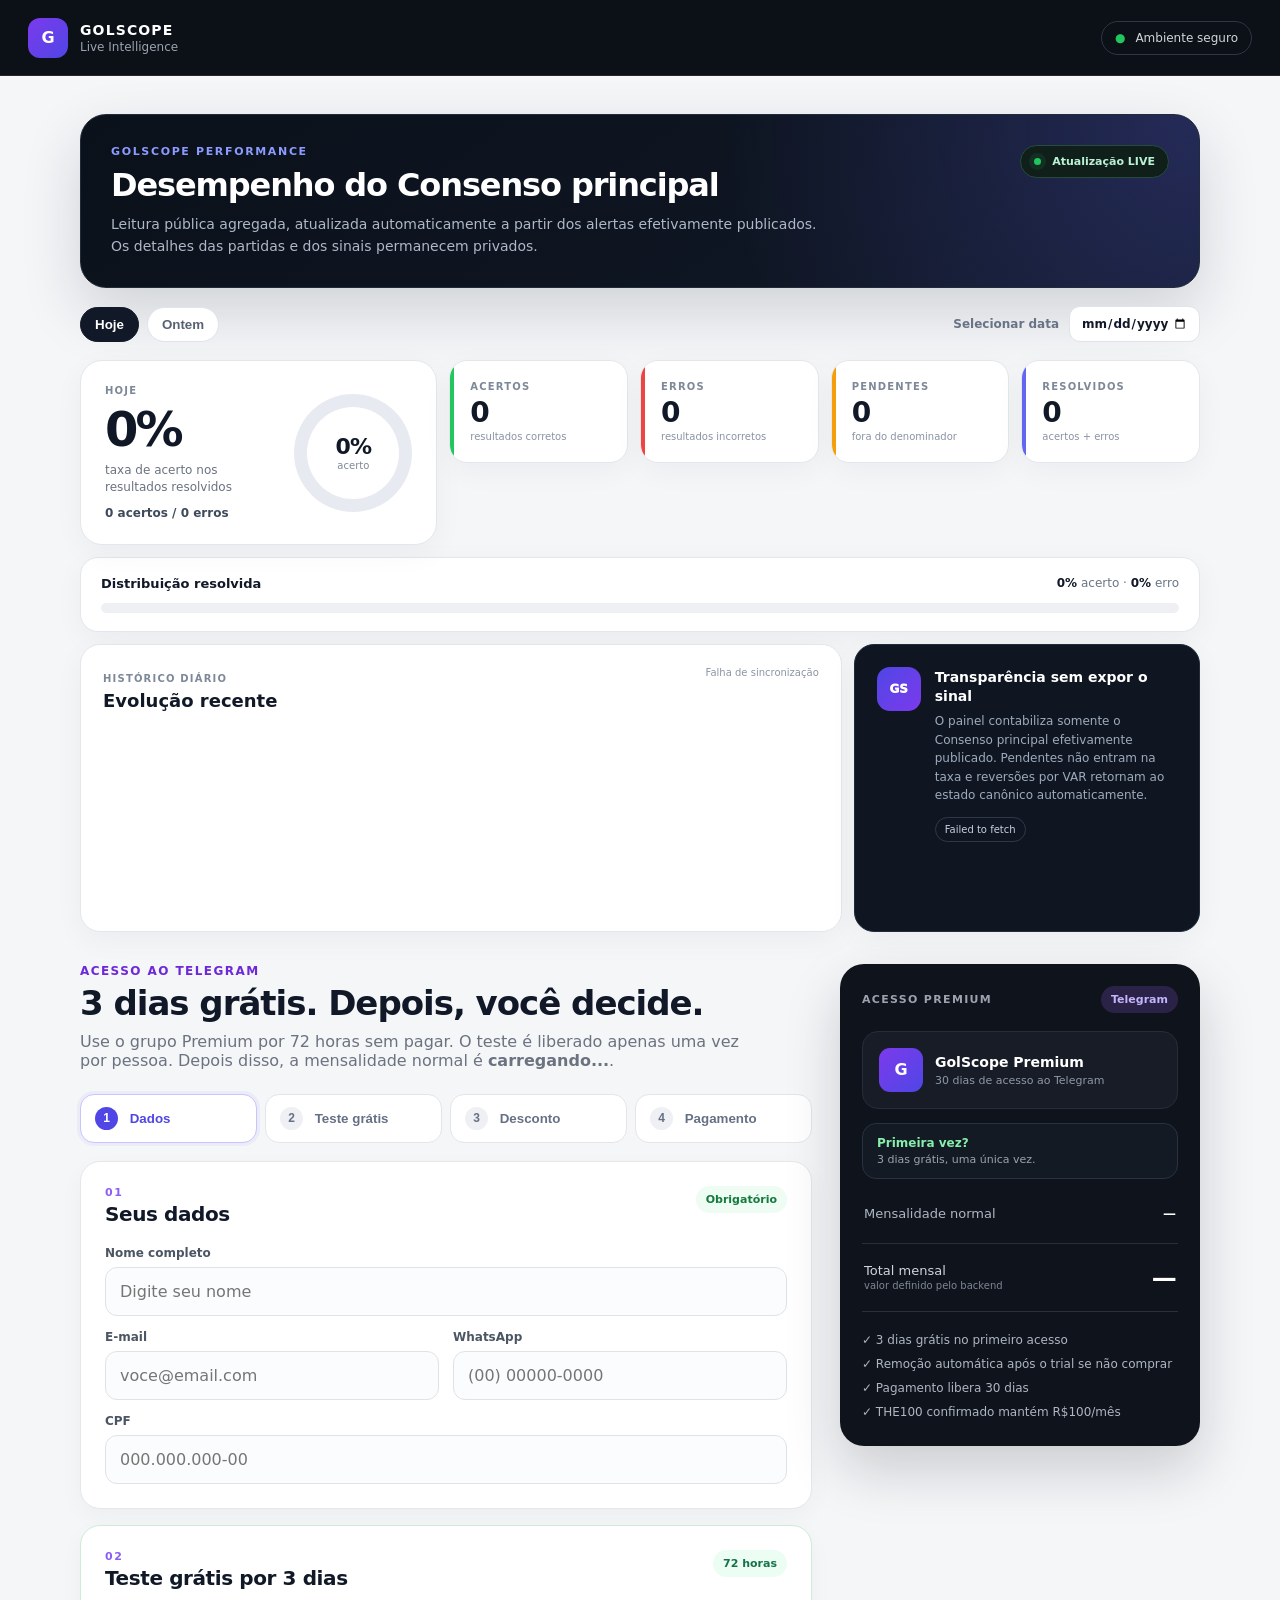
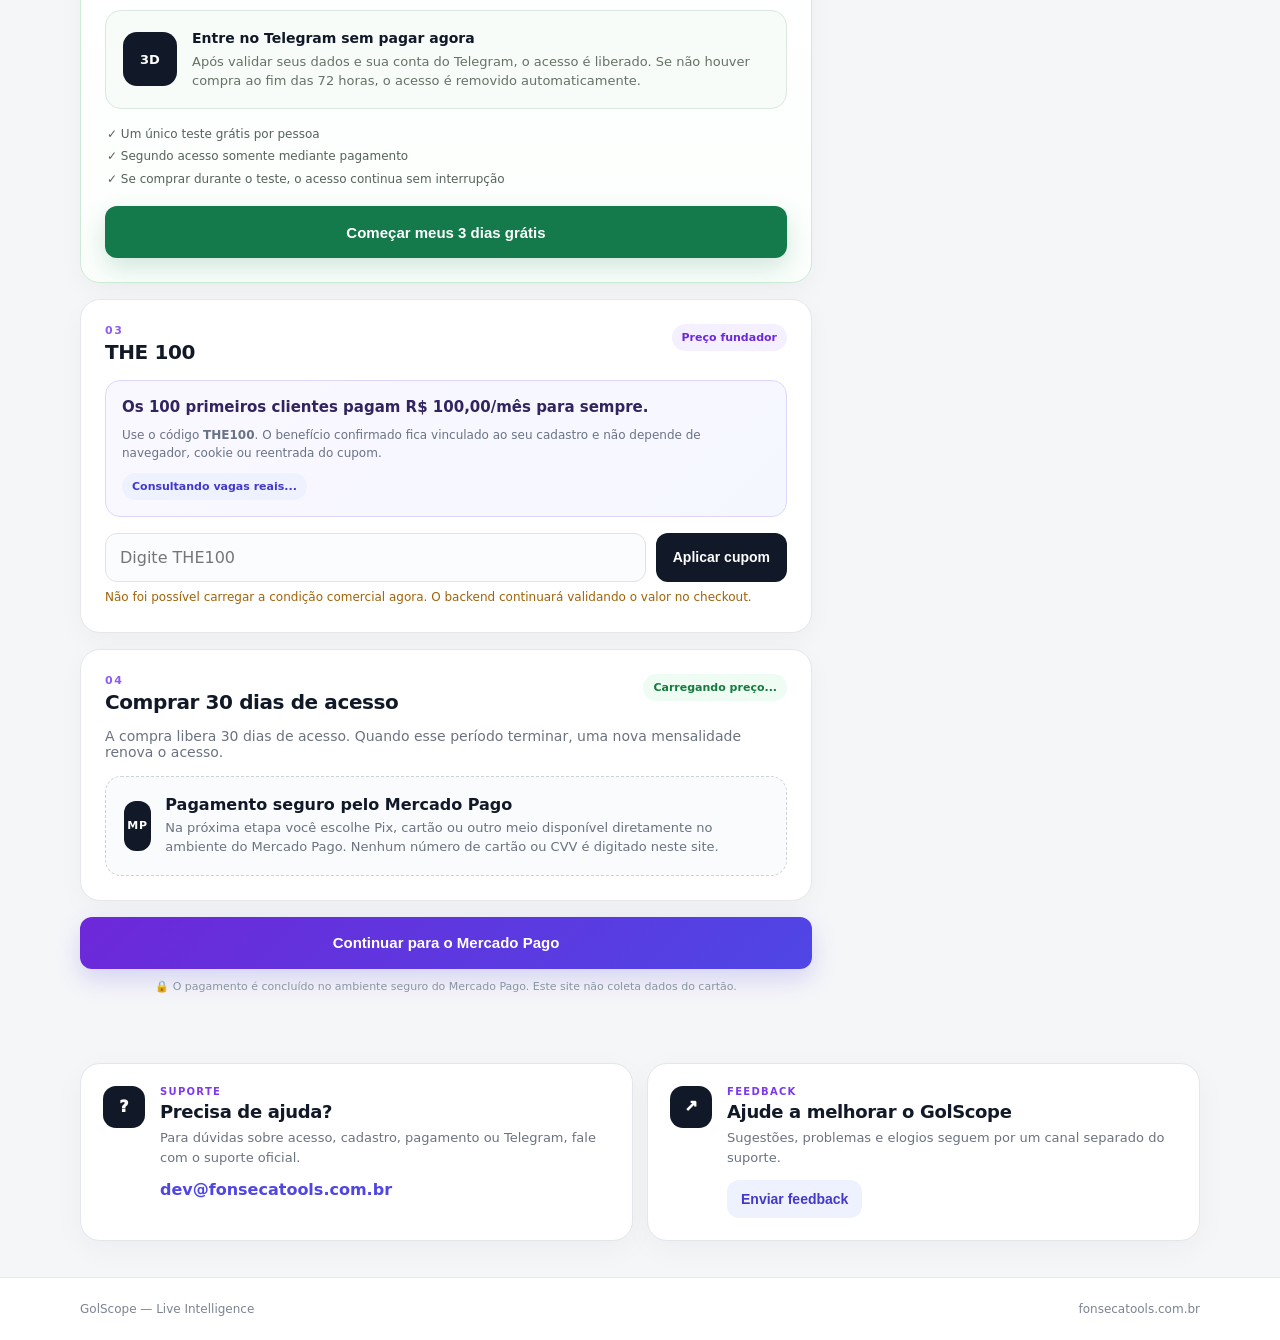
<file: site/index.html>
<!doctype html>
<html lang="pt-BR">
<head>
  <meta charset="utf-8" />
  <meta name="viewport" content="width=device-width, initial-scale=1" />
  <meta name="theme-color" content="#0b0d12" />
  <meta name="referrer" content="no-referrer" />
  <!-- GitHub Pages cannot emit custom X-Frame-Options/frame-ancestors headers.
       Keep the document non-renderable until the same-window guard proves it is top-level. -->
  <style id="golscopeFrameGuard">html{visibility:hidden!important}</style>
  <script src="frame-guard.js"></script>
  <meta http-equiv="Content-Security-Policy" content="default-src 'self'; connect-src 'self' https://golscope-api-production.up.railway.app; img-src 'self' data:; style-src 'self' 'unsafe-inline'; script-src 'self'; object-src 'none'; base-uri 'none'; upgrade-insecure-requests">
  <title>GolScope | Inteligência LIVE em futebol</title>
  <meta name="description" content="GolScope é uma plataforma de sports analytics para leitura de desempenho do Consenso principal em partidas LIVE." />
  <meta name="robots" content="index,follow" />
  <link rel="canonical" href="https://fonsecatools.com.br/" />
  <meta property="og:title" content="GolScope | Inteligência LIVE em futebol" />
  <meta property="og:description" content="Desempenho agregado e atualizado automaticamente do Consenso principal GolScope." />
  <meta property="og:type" content="website" />
  <meta property="og:url" content="https://fonsecatools.com.br/" />
  <link rel="stylesheet" href="styles.css" />
  <link rel="stylesheet" href="trial.css" />
  <link rel="stylesheet" href="performance.css" />
  <link rel="stylesheet" href="commercial.css" />
</head>
<body>
  <header class="topbar">
    <div class="brand-wrap">
      <div class="brand-mark">G</div>
      <div>
        <div class="brand">GOLSCOPE</div>
        <div class="brand-sub">Live Intelligence</div>
      </div>
    </div>
    <div class="secure-chip"><span class="lock">●</span> Ambiente seguro</div>
  </header>

  <section class="performance-shell" id="desempenho" aria-labelledby="performanceTitle">
    <div class="performance-hero">
      <div>
        <div class="performance-kicker">GOLSCOPE PERFORMANCE</div>
        <h1 id="performanceTitle">Desempenho do Consenso principal</h1>
        <p>Leitura pública agregada, atualizada automaticamente a partir dos alertas efetivamente publicados. Os detalhes das partidas e dos sinais permanecem privados.</p>
      </div>
      <div class="live-badge"><span></span> Atualização LIVE</div>
    </div>

    <div class="performance-toolbar">
      <div class="date-shortcuts" aria-label="Período">
        <button id="perfToday" class="date-chip active" type="button">Hoje</button>
        <button id="perfYesterday" class="date-chip" type="button">Ontem</button>
      </div>
      <label class="date-picker"><span>Selecionar data</span><input id="perfDate" type="date" /></label>
    </div>

    <div class="performance-grid">
      <article class="rate-card">
        <div class="rate-copy">
          <span class="metric-label" id="performanceDateLabel">Hoje</span>
          <strong id="perfHitRate">0%</strong>
          <span>taxa de acerto nos resultados resolvidos</span>
          <small id="perfHeadline">0 acertos / 0 erros</small>
        </div>
        <div id="perfDonut" class="donut" style="--hit-rate:0">
          <div><strong id="perfDonutRate">0%</strong><span>acerto</span></div>
        </div>
      </article>

      <article class="metric-card hit"><span class="metric-label">Acertos</span><strong id="perfHits">0</strong><small>resultados corretos</small></article>
      <article class="metric-card miss"><span class="metric-label">Erros</span><strong id="perfMisses">0</strong><small>resultados incorretos</small></article>
      <article class="metric-card pending"><span class="metric-label">Pendentes</span><strong id="perfPending">0</strong><small>fora do denominador</small></article>
      <article class="metric-card resolved"><span class="metric-label">Resolvidos</span><strong id="perfResolved">0</strong><small>acertos + erros</small></article>
    </div>

    <div class="ratio-card" aria-label="Distribuição entre acertos e erros">
      <div class="ratio-head"><strong>Distribuição resolvida</strong><span><b id="perfHitRateSmall">0%</b> acerto · <b id="perfMissRateSmall">0%</b> erro</span></div>
      <div class="ratio-track"><div id="perfRatioHit" class="ratio-hit" style="width:0%"></div></div>
    </div>

    <div class="history-layout">
      <article class="history-card">
        <div class="history-head"><div><span class="metric-label">Histórico diário</span><h2>Evolução recente</h2></div><span id="perfUpdated" class="update-note">Carregando...</span></div>
        <div id="perfEvolution" class="evolution" aria-live="polite"></div>
      </article>
      <article class="transparency-card">
        <div class="transparency-icon">GS</div>
        <div>
          <strong>Transparência sem expor o sinal</strong>
          <p>O painel contabiliza somente o Consenso principal efetivamente publicado. Pendentes não entram na taxa e reversões por VAR retornam ao estado canônico automaticamente.</p>
          <span id="perfStatus">Sincronizando dados públicos...</span>
        </div>
      </article>
    </div>
  </section>

  <main class="checkout-shell">
    <section class="checkout-main">
      <div class="eyebrow">ACESSO AO TELEGRAM</div>
      <h1>3 dias grátis. Depois, você decide.</h1>
      <p class="lead">Use o grupo Premium por 72 horas sem pagar. O teste é liberado apenas uma vez por pessoa. Depois disso, a mensalidade normal é <strong id="normalPriceInline">carregando...</strong>.</p>

      <nav class="steps" aria-label="Etapas">
        <button class="step active" data-step-target="dados"><span>1</span> Dados</button>
        <button class="step" data-step-target="teste"><span>2</span> Teste grátis</button>
        <button class="step" data-step-target="desconto"><span>3</span> Desconto</button>
        <button class="step" data-step-target="pagamento"><span>4</span> Pagamento</button>
      </nav>

      <section class="panel" id="dados">
        <div class="panel-head">
          <div><div class="panel-kicker">01</div><h2>Seus dados</h2></div>
          <div class="status-dot">Obrigatório</div>
        </div>
        <div class="form-grid">
          <label class="field span-2"><span>Nome completo</span><input id="name" autocomplete="name" placeholder="Digite seu nome" /></label>
          <label class="field"><span>E-mail</span><input id="email" type="email" autocomplete="email" placeholder="voce@email.com" /></label>
          <label class="field"><span>WhatsApp</span><input id="phone" inputmode="tel" autocomplete="tel" placeholder="(00) 00000-0000" /></label>
          <label class="field span-2"><span>CPF</span><input id="cpf" inputmode="numeric" autocomplete="off" placeholder="000.000.000-00" /></label>
        </div>
      </section>

      <section class="panel trial-panel" id="teste">
        <div class="panel-head">
          <div><div class="panel-kicker">02</div><h2>Teste grátis por 3 dias</h2></div>
          <div class="trial-badge">72 horas</div>
        </div>
        <div class="trial-box">
          <div class="trial-icon">3D</div>
          <div>
            <strong>Entre no Telegram sem pagar agora</strong>
            <p>Após validar seus dados e sua conta do Telegram, o acesso é liberado. Se não houver compra ao fim das 72 horas, o acesso é removido automaticamente.</p>
          </div>
        </div>
        <div class="trial-rules">
          <div>✓ Um único teste grátis por pessoa</div>
          <div>✓ Segundo acesso somente mediante pagamento</div>
          <div>✓ Se comprar durante o teste, o acesso continua sem interrupção</div>
        </div>
        <button id="startTrial" class="btn trial full">Começar meus 3 dias grátis</button>
      </section>

      <section class="panel campaign-panel" id="desconto">
        <div class="panel-head">
          <div><div class="panel-kicker">03</div><h2>THE 100</h2></div>
          <div class="coupon-badge">Preço fundador</div>
        </div>
        <div class="founder-offer">
          <strong>Os 100 primeiros clientes pagam <span id="the100PriceInline">R$ 100,00</span>/mês para sempre.</strong>
          <p>Use o código <b>THE100</b>. O benefício confirmado fica vinculado ao seu cadastro e não depende de navegador, cookie ou reentrada do cupom.</p>
          <span id="the100Availability" class="campaign-availability">Consultando vagas reais...</span>
        </div>
        <div class="coupon-row">
          <input id="couponInput" class="coupon-input" placeholder="Digite THE100" autocomplete="off" />
          <button id="applyCoupon" class="btn secondary">Aplicar cupom</button>
        </div>
        <div id="couponFeedback" class="coupon-feedback" aria-live="polite"></div>
        <div id="couponApplied" class="coupon-applied hidden">
          <div><strong id="couponCodeLabel"></strong><span id="couponDescription"></span></div>
          <button id="removeCoupon" class="text-btn">Remover</button>
        </div>
      </section>

      <section class="panel" id="pagamento">
        <div class="panel-head">
          <div><div class="panel-kicker">04</div><h2>Comprar 30 dias de acesso</h2></div>
          <div class="status-dot" id="paymentPriceBadge">Carregando preço...</div>
        </div>
        <p class="panel-copy">A compra libera 30 dias de acesso. Quando esse período terminar, uma nova mensalidade renova o acesso.</p>

        <div class="pix-box payment-provider-box">
          <div class="pix-icon">MP</div>
          <div>
            <strong>Pagamento seguro pelo Mercado Pago</strong>
            <p>Na próxima etapa você escolhe Pix, cartão ou outro meio disponível diretamente no ambiente do Mercado Pago. Nenhum número de cartão ou CVV é digitado neste site.</p>
          </div>
        </div>
      </section>

      <button id="finishPurchase" class="btn primary full">Continuar para o Mercado Pago</button>
      <div class="safety-note">🔒 O pagamento é concluído no ambiente seguro do Mercado Pago. Este site não coleta dados do cartão.</div>
    </section>

    <aside class="summary-card">
      <div class="summary-top"><span class="summary-label">ACESSO PREMIUM</span><span class="plan-pill">Telegram</span></div>
      <div class="product-card">
        <div class="product-icon">G</div>
        <div><strong>GolScope Premium</strong><p>30 dias de acesso ao Telegram</p></div>
      </div>
      <div class="trial-mini"><strong>Primeira vez?</strong><span>3 dias grátis, uma única vez.</span></div>
      <div class="price-lines">
        <div><span>Mensalidade normal</span><strong id="subtotal">—</strong></div>
        <div id="discountLine" class="discount-line hidden"><span>Preço fundador THE100</span><strong id="discountValue">—</strong></div>
      </div>
      <div class="total-line"><div><span>Total mensal</span><small>valor definido pelo backend</small></div><strong id="total">—</strong></div>
      <div class="benefits">
        <div>✓ 3 dias grátis no primeiro acesso</div>
        <div>✓ Remoção automática após o trial se não comprar</div>
        <div>✓ Pagamento libera 30 dias</div>
        <div>✓ THE100 confirmado mantém R$100/mês</div>
      </div>
    </aside>
  </main>

  <section class="contact-shell" aria-label="Suporte e feedback">
    <article class="support-card">
      <div class="contact-icon">?</div>
      <div>
        <span class="contact-kicker">SUPORTE</span>
        <h2>Precisa de ajuda?</h2>
        <p>Para dúvidas sobre acesso, cadastro, pagamento ou Telegram, fale com o suporte oficial.</p>
        <a id="supportEmail" href="mailto:dev@fonsecatools.com.br">dev@fonsecatools.com.br</a>
      </div>
    </article>
    <article class="feedback-card">
      <div class="contact-icon">↗</div>
      <div>
        <span class="contact-kicker">FEEDBACK</span>
        <h2>Ajude a melhorar o GolScope</h2>
        <p>Sugestões, problemas e elogios seguem por um canal separado do suporte.</p>
        <button id="openFeedback" class="btn feedback-button" type="button">Enviar feedback</button>
      </div>
    </article>
  </section>

  <footer class="golscope-footer">
    <span>GolScope — Live Intelligence</span>
    <span>fonsecatools.com.br</span>
  </footer>

  <div id="feedbackModal" class="modal hidden" role="dialog" aria-modal="true" aria-labelledby="feedbackTitle">
    <div class="modal-card feedback-modal-card">
      <button id="closeFeedback" class="modal-close" aria-label="Fechar feedback">×</button>
      <div class="modal-icon feedback-modal-icon">GS</div>
      <h3 id="feedbackTitle">Enviar feedback</h3>
      <p class="feedback-intro">Este formulário é para opinião sobre o GolScope. Para suporte individual, use dev@fonsecatools.com.br.</p>
      <form id="feedbackForm" novalidate>
        <label class="feedback-field"><span>Avaliação <small>opcional</small></span>
          <select id="feedbackRating">
            <option value="">Sem nota</option>
            <option value="5">5 — Excelente</option>
            <option value="4">4 — Muito bom</option>
            <option value="3">3 — Bom</option>
            <option value="2">2 — Pode melhorar</option>
            <option value="1">1 — Ruim</option>
          </select>
        </label>
        <label class="feedback-field"><span>Categoria <small>opcional</small></span>
          <select id="feedbackCategory">
            <option value="">Sem categoria</option>
            <option value="SUGESTAO">Sugestão</option>
            <option value="PROBLEMA">Problema</option>
            <option value="ELOGIO">Elogio</option>
            <option value="OUTRO">Outro</option>
          </select>
        </label>
        <label class="feedback-field"><span>Mensagem</span><textarea id="feedbackMessage" maxlength="2000" required placeholder="Conte o que podemos melhorar..."></textarea></label>
        <label class="feedback-field"><span>E-mail <small>opcional</small></span><input id="feedbackEmail" type="email" autocomplete="email" placeholder="voce@email.com" /></label>
        <input id="feedbackWebsite" class="feedback-honeypot" type="text" tabindex="-1" autocomplete="off" aria-hidden="true" />
        <div class="feedback-warning">Não envie senhas ou dados de pagamento pelo formulário.</div>
        <div id="feedbackStatus" class="feedback-status" aria-live="polite"></div>
        <button id="sendFeedback" class="btn primary full" type="submit">Enviar feedback</button>
      </form>
    </div>
  </div>

  <div id="modal" class="modal hidden" role="dialog" aria-modal="true" aria-labelledby="modalTitle">
    <div class="modal-card">
      <button id="closeModal" class="modal-close" aria-label="Fechar">×</button>
      <div class="modal-icon">✓</div>
      <h3 id="modalTitle">Integração em preparação</h3>
      <p id="modalText"></p>
      <button id="modalOk" class="btn primary full">Entendi</button>
    </div>
  </div>

  <script src="performance.js"></script>
  <script src="app.js"></script>
</body>
</html>
</file>
<file: site/styles.css>
*{box-sizing:border-box}html{scroll-behavior:smooth}body{margin:0;background:#f5f6f8;color:#111827;font-family:Inter,ui-sans-serif,system-ui,-apple-system,BlinkMacSystemFont,"Segoe UI",sans-serif}.topbar{height:76px;background:#0c1017;color:#fff;display:flex;align-items:center;justify-content:space-between;padding:0 28px;border-bottom:1px solid #202733;position:sticky;top:0;z-index:30}.brand-wrap{display:flex;align-items:center;gap:12px}.brand-mark,.product-icon{display:grid;place-items:center;background:linear-gradient(135deg,#7c3aed,#4f46e5);color:#fff;font-weight:900;border-radius:12px}.brand-mark{width:40px;height:40px}.brand{font-weight:900;letter-spacing:.08em;font-size:14px}.brand-sub{font-size:12px;color:#9ca3af;margin-top:2px}.secure-chip{border:1px solid #2e3744;border-radius:999px;padding:9px 13px;color:#d1d5db;font-size:12px}.lock{color:#22c55e;margin-right:6px}.checkout-shell{width:min(1120px,calc(100% - 32px));margin:42px auto 70px;display:grid;grid-template-columns:minmax(0,1fr) 360px;gap:28px}.checkout-main{min-width:0}.eyebrow{font-size:12px;font-weight:800;color:#6d28d9;letter-spacing:.12em;margin-bottom:8px}.checkout-main h1{font-size:34px;line-height:1.05;margin:0 0 10px;letter-spacing:-.03em}.lead{color:#6b7280;margin:0 0 24px;max-width:680px}.steps{display:grid;grid-template-columns:repeat(3,1fr);gap:8px;margin-bottom:18px}.step{appearance:none;border:1px solid #e2e5ea;background:#fff;padding:12px 14px;border-radius:14px;color:#667085;font-weight:800;text-align:left;cursor:pointer}.step span{display:inline-grid;place-items:center;width:23px;height:23px;border-radius:50%;background:#eef0f3;margin-right:8px;font-size:12px}.step.active{color:#4f46e5;border-color:#c7c4ff;box-shadow:0 0 0 3px rgba(79,70,229,.06)}.step.active span{background:#4f46e5;color:#fff}.panel{background:#fff;border:1px solid #e5e7eb;border-radius:20px;padding:24px;margin-bottom:16px;box-shadow:0 8px 25px rgba(17,24,39,.035)}.panel-head{display:flex;align-items:flex-start;justify-content:space-between;gap:16px;margin-bottom:20px}.panel-kicker{font-size:11px;color:#8b5cf6;font-weight:900;letter-spacing:.15em;margin-bottom:3px}.panel h2{margin:0;font-size:20px;letter-spacing:-.02em}.status-dot,.coupon-badge{font-size:11px;font-weight:800;border-radius:999px;padding:7px 10px}.status-dot{background:#eefcf3;color:#157a3d}.coupon-badge{background:#f4f0ff;color:#6d28d9}.form-grid{display:grid;grid-template-columns:1fr 1fr;gap:14px}.span-2{grid-column:span 2}.field{display:flex;flex-direction:column;gap:7px}.field span{font-size:12px;font-weight:800;color:#4b5563}.field input,.coupon-input{width:100%;border:1px solid #dfe3e8;border-radius:12px;background:#fbfcfd;padding:14px 14px;font:inherit;outline:none;transition:.18s}.field input:focus,.coupon-input:focus{border-color:#7c3aed;background:#fff;box-shadow:0 0 0 4px rgba(124,58,237,.08)}.panel-copy{margin:-6px 0 16px;color:#6b7280;font-size:14px}.coupon-row{display:grid;grid-template-columns:1fr auto;gap:10px}.btn{border:0;border-radius:12px;padding:13px 17px;font-weight:900;cursor:pointer;font-size:14px}.btn.secondary{background:#111827;color:#fff}.btn.primary{background:linear-gradient(135deg,#6d28d9,#4f46e5);color:#fff;box-shadow:0 10px 24px rgba(79,70,229,.2)}.btn.full{width:100%;min-height:52px;font-size:15px}.coupon-feedback{min-height:18px;margin-top:8px;font-size:12px}.coupon-feedback.ok{color:#15803d}.coupon-feedback.error{color:#b42318}.coupon-applied{margin-top:12px;background:#f0fdf4;border:1px solid #bbf7d0;border-radius:13px;padding:12px 14px;display:flex;align-items:center;justify-content:space-between}.coupon-applied strong{display:block;font-size:13px;color:#166534}.coupon-applied span{display:block;font-size:12px;color:#4b7a5d;margin-top:2px}.text-btn{background:transparent;border:0;color:#6d28d9;font-weight:900;cursor:pointer}.hidden{display:none!important}.payment-tabs{display:grid;grid-template-columns:1fr 1fr;gap:10px;margin-bottom:16px}.payment-tab{border:1px solid #e1e4e8;background:#fff;border-radius:14px;padding:14px;text-align:left;font-weight:900;cursor:pointer}.payment-tab span{display:block;color:#9ca3af;font-size:11px;font-weight:700;margin-top:2px}.payment-tab.active{border-color:#8b5cf6;background:#faf8ff;box-shadow:0 0 0 3px rgba(139,92,246,.07)}.payment-content{display:none}.payment-content.active{display:block}.pix-box{display:flex;gap:14px;align-items:center;border:1px dashed #cdd3da;border-radius:16px;padding:18px;background:#fafbfc}.pix-icon{width:50px;height:50px;border-radius:12px;background:#111827;color:#fff;display:grid;place-items:center;font-size:11px;font-weight:900;letter-spacing:.08em}.pix-box p{margin:4px 0 0;color:#6b7280;font-size:13px;line-height:1.5}.safety-note{text-align:center;color:#8a94a3;font-size:11px;margin-top:11px}.summary-card{background:#0f131b;color:#fff;border-radius:24px;padding:22px;height:max-content;position:sticky;top:98px;box-shadow:0 24px 55px rgba(15,19,27,.18)}.summary-top{display:flex;align-items:center;justify-content:space-between;margin-bottom:18px}.summary-label{font-size:11px;color:#9ca3af;font-weight:900;letter-spacing:.12em}.plan-pill{font-size:11px;background:#2b2247;color:#c4b5fd;padding:7px 10px;border-radius:999px;font-weight:900}.product-card{display:flex;gap:12px;align-items:center;padding:16px;background:#171c26;border:1px solid #262d39;border-radius:16px}.product-icon{width:44px;height:44px;border-radius:11px}.product-card strong{font-size:14px}.product-card p{margin:3px 0 0;color:#8f99a8;font-size:11px}.price-lines{padding:19px 2px 14px;border-bottom:1px solid #282f3a}.price-lines>div,.total-line{display:flex;justify-content:space-between;align-items:center}.price-lines>div{font-size:13px;margin:8px 0;color:#aeb6c2}.price-lines strong{color:#fff}.discount-line strong{color:#86efac}.total-line{padding:19px 2px}.total-line span{display:block;font-size:13px;color:#d1d5db}.total-line small{display:block;color:#7d8795;font-size:10px;margin-top:2px}.total-line>strong{font-size:25px;letter-spacing:-.03em}.benefits{border-top:1px solid #282f3a;padding-top:16px;color:#aeb6c2;font-size:12px;line-height:2}.modal{position:fixed;inset:0;background:rgba(4,7,12,.68);display:grid;place-items:center;padding:20px;z-index:100}.modal-card{width:min(420px,100%);background:#fff;border-radius:22px;padding:28px;position:relative;box-shadow:0 30px 90px rgba(0,0,0,.28);text-align:center}.modal-close{position:absolute;right:15px;top:12px;border:0;background:transparent;font-size:27px;cursor:pointer;color:#6b7280}.modal-icon{width:54px;height:54px;border-radius:50%;display:grid;place-items:center;margin:2px auto 14px;background:#ecfdf3;color:#15803d;font-weight:900;font-size:22px}.modal-card h3{margin:0 0 8px;font-size:22px}.modal-card p{color:#667085;line-height:1.55;font-size:14px;margin:0 0 20px}@media(max-width:900px){.checkout-shell{grid-template-columns:1fr}.summary-card{position:relative;top:auto;order:-1}.topbar{padding:0 18px}.secure-chip{display:none}}@media(max-width:620px){.checkout-shell{width:min(100% - 20px,1120px);margin-top:24px}.checkout-main h1{font-size:29px}.steps{grid-template-columns:1fr}.step{text-align:center}.panel{padding:19px;border-radius:17px}.form-grid{grid-template-columns:1fr}.span-2{grid-column:span 1}.coupon-row{grid-template-columns:1fr}.payment-tabs{grid-template-columns:1fr 1fr}.topbar{height:68px}.brand-sub{display:none}.summary-card{border-radius:18px}.total-line>strong{font-size:23px}}
</file>
<file: site/trial.css>
@media(min-width:621px){.steps{grid-template-columns:repeat(4,1fr)}}
.trial-panel{border-color:#cdebd7;background:linear-gradient(180deg,#ffffff,#fbfffc)}
.trial-badge{font-size:11px;font-weight:900;border-radius:999px;padding:7px 10px;background:#ecfdf3;color:#167348}
.trial-box{display:flex;align-items:center;gap:15px;padding:17px;border:1px solid #dbe7df;background:#f8fcf9;border-radius:16px;margin-bottom:14px}
.trial-icon{width:54px;height:54px;flex:0 0 54px;display:grid;place-items:center;border-radius:14px;background:#111827;color:#fff;font-size:13px;font-weight:900}
.trial-box strong{font-size:14px}.trial-box p{font-size:13px;line-height:1.5;color:#657267;margin:5px 0 0}
.trial-rules{font-size:12px;line-height:1.9;color:#55625a;margin:0 2px 15px}
.btn.trial{background:#157a4b;color:#fff;box-shadow:0 10px 24px rgba(21,122,75,.18)}
.trial-mini{margin-top:14px;padding:12px 14px;border:1px solid #293241;background:#141a24;border-radius:14px}
.trial-mini strong,.trial-mini span{display:block}.trial-mini strong{font-size:12px;color:#86efac}.trial-mini span{font-size:11px;color:#9ca3af;margin-top:3px}
</file>
<file: site/performance.css>
.performance-shell{width:min(1120px,calc(100% - 32px));margin:38px auto 10px}.performance-hero{background:radial-gradient(circle at top right,rgba(99,102,241,.25),transparent 42%),linear-gradient(145deg,#0b111a,#101827);color:#fff;border:1px solid #202b3b;border-radius:26px;padding:30px;display:flex;justify-content:space-between;gap:28px;align-items:flex-start;box-shadow:0 24px 60px rgba(15,23,42,.16)}.performance-kicker{font-size:11px;font-weight:900;letter-spacing:.15em;color:#8b9bff;margin-bottom:8px}.performance-hero h1{margin:0;font-size:32px;letter-spacing:-.035em}.performance-hero p{max-width:720px;margin:10px 0 0;color:#aeb8c7;line-height:1.55;font-size:14px}.live-badge{white-space:nowrap;background:#111f1b;border:1px solid #264c3d;color:#b9f3d5;border-radius:999px;padding:9px 13px;font-weight:800;font-size:11px}.live-badge span{display:inline-block;width:7px;height:7px;background:#22c55e;border-radius:50%;margin-right:7px;box-shadow:0 0 0 5px rgba(34,197,94,.1)}.performance-toolbar{display:flex;align-items:end;justify-content:space-between;gap:18px;margin:18px 0}.date-shortcuts{display:flex;gap:8px}.date-chip{border:1px solid #dfe4ea;background:#fff;border-radius:999px;padding:9px 14px;font-weight:850;color:#596273;cursor:pointer}.date-chip.active{background:#111827;color:#fff;border-color:#111827}.date-picker{display:flex;align-items:center;gap:10px;color:#687386;font-size:12px;font-weight:800}.date-picker input{border:1px solid #dfe4ea;border-radius:11px;padding:9px 11px;background:#fff;color:#111827;font:inherit}.performance-grid{display:grid;grid-template-columns:2fr repeat(4,1fr);gap:12px}.rate-card,.metric-card,.ratio-card,.history-card,.transparency-card{background:#fff;border:1px solid #e3e7ec;box-shadow:0 8px 30px rgba(17,24,39,.045)}.rate-card{grid-row:span 2;border-radius:22px;padding:24px;display:flex;align-items:center;justify-content:space-between;gap:18px;min-height:180px}.rate-copy{display:flex;flex-direction:column}.metric-label{font-size:10px;color:#7d8898;font-weight:900;letter-spacing:.12em;text-transform:uppercase}.rate-copy>strong{font-size:48px;letter-spacing:-.06em;margin:5px 0;color:#101827}.rate-copy>span:not(.metric-label){font-size:12px;color:#6b7280;max-width:170px;line-height:1.4}.rate-copy small{font-size:12px;font-weight:800;color:#3e4a5c;margin-top:10px}.donut{--hit-rate:0;width:118px;height:118px;border-radius:50%;background:conic-gradient(#22c55e calc(var(--hit-rate)*1%),#e7eaf0 0);display:grid;place-items:center;position:relative;flex:0 0 auto}.donut:before{content:"";position:absolute;inset:13px;background:#fff;border-radius:50%}.donut>div{position:relative;z-index:1;text-align:center}.donut strong{display:block;font-size:22px;letter-spacing:-.04em}.donut span{display:block;color:#7d8898;font-size:10px;margin-top:1px}.metric-card{border-radius:18px;padding:20px;min-height:84px;display:flex;flex-direction:column;justify-content:center;position:relative;overflow:hidden}.metric-card:after{content:"";position:absolute;left:0;top:0;bottom:0;width:4px}.metric-card.hit:after{background:#22c55e}.metric-card.miss:after{background:#ef4444}.metric-card.pending:after{background:#f59e0b}.metric-card.resolved:after{background:#6366f1}.metric-card strong{font-size:28px;letter-spacing:-.04em;margin-top:4px}.metric-card small{font-size:10px;color:#8893a2;margin-top:2px}.ratio-card{border-radius:18px;margin-top:12px;padding:18px 20px}.ratio-head{display:flex;justify-content:space-between;gap:16px;align-items:center;font-size:12px;color:#697587}.ratio-head strong{color:#111827;font-size:13px}.ratio-head b{color:#111827}.ratio-track{height:10px;background:#eef0f3;border-radius:999px;overflow:hidden;margin-top:12px}.ratio-hit{height:100%;background:linear-gradient(90deg,#16a34a,#22c55e);border-radius:inherit;transition:width .35s ease}.history-layout{display:grid;grid-template-columns:minmax(0,1.65fr) minmax(260px,.75fr);gap:12px;margin-top:12px;min-width:0}.history-card,.transparency-card{border-radius:20px;padding:22px;min-width:0}.history-head{display:flex;justify-content:space-between;gap:16px;align-items:flex-start}.history-head h2{margin:4px 0 0;font-size:18px}.update-note{font-size:10px;color:#8b95a4}.evolution{display:grid;grid-template-columns:repeat(7,minmax(58px,1fr));gap:10px;align-items:end;min-height:180px;margin-top:18px;overflow-x:auto;padding-bottom:2px;max-width:100%;min-width:0}.evolution-day{min-width:58px;height:160px;display:flex;flex-direction:column;justify-content:flex-end;align-items:center;gap:6px}.evolution-rate{font-size:11px;font-weight:900;color:#334155}.evolution-bar-wrap{height:100px;width:100%;display:flex;align-items:flex-end;justify-content:center;background:#f6f7f9;border-radius:10px;padding:4px}.evolution-bar{width:100%;min-height:3px;background:linear-gradient(180deg,#6366f1,#8b5cf6);border-radius:7px;transition:height .35s ease}.evolution-date{font-size:10px;font-weight:800;color:#6b7280}.evolution-n{font-size:9px;color:#9aa3b0}.transparency-card{background:#0f1622;color:#fff;border-color:#202c3a;display:flex;gap:14px;align-items:flex-start}.transparency-icon{width:44px;height:44px;border-radius:13px;display:grid;place-items:center;background:linear-gradient(135deg,#4f46e5,#7c3aed);font-weight:950;font-size:12px;flex:0 0 auto}.transparency-card strong{font-size:14px}.transparency-card p{color:#9eabbc;font-size:12px;line-height:1.55;margin:7px 0 12px}.transparency-card span{display:inline-block;font-size:10px;color:#c6d1df;border:1px solid #2e3948;border-radius:999px;padding:6px 9px}.performance-error{color:#b42318}.checkout-shell{margin-top:32px}@media(max-width:1000px){.performance-grid{grid-template-columns:repeat(4,1fr)}.rate-card{grid-column:1/-1;grid-row:auto}.history-layout{grid-template-columns:1fr}.evolution{grid-template-columns:repeat(7,minmax(64px,1fr))}}@media(max-width:700px){.performance-shell{width:min(100% - 20px,1120px);margin-top:22px}.performance-hero{padding:22px;border-radius:20px;display:block}.performance-hero h1{font-size:27px}.live-badge{display:inline-block;margin-top:16px}.performance-toolbar{align-items:stretch;flex-direction:column}.date-picker{justify-content:space-between}.performance-grid{grid-template-columns:1fr 1fr}.rate-card{grid-column:1/-1;padding:20px;min-height:160px}.rate-copy>strong{font-size:42px}.donut{width:105px;height:105px}.metric-card{padding:16px}.metric-card strong{font-size:25px}.ratio-head{align-items:flex-start;flex-direction:column;gap:4px}.history-card,.transparency-card{padding:18px}.history-head{display:block}.update-note{display:block;margin-top:6px}.evolution{margin-left:-4px;margin-right:-4px}.checkout-shell{margin-top:30px}}@media(max-width:420px){.rate-card{align-items:flex-start}.donut{width:92px;height:92px}.donut:before{inset:10px}.rate-copy>strong{font-size:38px}.performance-grid{gap:9px}.metric-card{min-height:92px}.performance-hero p{font-size:13px}.date-shortcuts{width:100%}.date-chip{flex:1}}
</file>
<file: site/commercial.css>
html,body{max-width:100%;overflow-x:clip}.checkout-shell,.checkout-main,.panel,.summary-card,.contact-shell,.support-card,.feedback-card,.pix-box>div:last-child,.date-picker{min-width:0}.founder-offer{margin:-4px 0 16px;padding:16px;border:1px solid #ddd6fe;border-radius:15px;background:linear-gradient(135deg,#faf7ff,#f5f7ff)}.founder-offer strong{display:block;color:#32245f;font-size:15px;line-height:1.45}.founder-offer p{margin:7px 0 10px;color:#697386;font-size:12px;line-height:1.55}.campaign-availability{display:inline-flex;align-items:center;max-width:100%;border-radius:999px;background:#eef2ff;color:#4338ca;padding:7px 10px;font-size:11px;font-weight:850;overflow-wrap:anywhere}.campaign-availability.sold-out{background:#fff1f2;color:#be123c}.campaign-availability.reserved{background:#ecfdf3;color:#15803d}.coupon-feedback.info{color:#4f46e5}.coupon-feedback.warning{color:#a16207}.contact-shell{width:min(1120px,calc(100% - 32px));margin:0 auto 36px;display:grid;grid-template-columns:1fr 1fr;gap:14px}.support-card,.feedback-card{background:#fff;border:1px solid #e3e7ec;border-radius:20px;padding:22px;display:flex;gap:15px;align-items:flex-start;box-shadow:0 8px 30px rgba(17,24,39,.04)}.contact-icon{width:42px;height:42px;flex:0 0 42px;display:grid;place-items:center;border-radius:13px;background:#111827;color:#fff;font-weight:950}.contact-kicker{display:block;color:#7c3aed;font-size:10px;font-weight:900;letter-spacing:.13em}.contact-shell h2{font-size:18px;margin:4px 0 6px;letter-spacing:-.02em}.contact-shell p{margin:0 0 12px;color:#6b7280;font-size:13px;line-height:1.55}.support-card a{color:#4f46e5;font-weight:850;text-decoration:none;overflow-wrap:anywhere}.support-card a:hover{text-decoration:underline}.feedback-button{background:#eef2ff;color:#4338ca;padding:11px 14px}.golscope-footer{border-top:1px solid #e5e7eb;padding:24px max(16px,calc((100% - 1120px)/2));display:flex;justify-content:space-between;gap:16px;background:#fff;color:#7b8491;font-size:12px}.feedback-modal-card{text-align:left;max-height:min(90vh,760px);overflow-y:auto;width:min(520px,100%)}.feedback-modal-card>h3{text-align:center}.feedback-intro{text-align:center}.feedback-modal-icon{font-size:11px;background:#eef2ff;color:#4338ca}.feedback-field{display:flex;flex-direction:column;gap:6px;margin:12px 0}.feedback-field>span{font-size:12px;font-weight:850;color:#4b5563}.feedback-field small{font-weight:600;color:#9ca3af}.feedback-field input,.feedback-field select,.feedback-field textarea{width:100%;min-width:0;border:1px solid #dfe3e8;border-radius:12px;background:#fbfcfd;padding:12px 13px;font:inherit;color:#111827;outline:none}.feedback-field textarea{min-height:120px;resize:vertical}.feedback-field input:focus,.feedback-field select:focus,.feedback-field textarea:focus{border-color:#7c3aed;background:#fff;box-shadow:0 0 0 4px rgba(124,58,237,.08)}.feedback-warning{margin:10px 0;color:#8a5a11;background:#fff8e8;border:1px solid #fde7aa;border-radius:11px;padding:10px 12px;font-size:11px;line-height:1.45}.feedback-status{min-height:18px;margin:8px 0;font-size:12px}.feedback-status.ok{color:#15803d}.feedback-status.error{color:#b42318}.feedback-honeypot{position:absolute!important;width:1px!important;height:1px!important;opacity:0!important;pointer-events:none!important;left:0!important;top:0!important}.date-picker input{min-width:0;max-width:100%}.coupon-row>*{min-width:0}.pix-box{min-width:0}.pix-box p,.product-card p,.panel-copy,.feedback-card p,.support-card p{overflow-wrap:anywhere}@media(max-width:700px){.contact-shell{width:min(100% - 20px,1120px);grid-template-columns:1fr;margin-bottom:24px}.golscope-footer{padding:20px 14px;flex-direction:column;gap:5px}.feedback-modal-card{padding:22px 18px}.campaign-panel .panel-head{align-items:center}}@media(max-width:420px){.founder-offer{padding:14px}.support-card,.feedback-card{padding:18px}.contact-icon{width:38px;height:38px;flex-basis:38px}.feedback-modal-card{max-height:94vh}}
</file>
